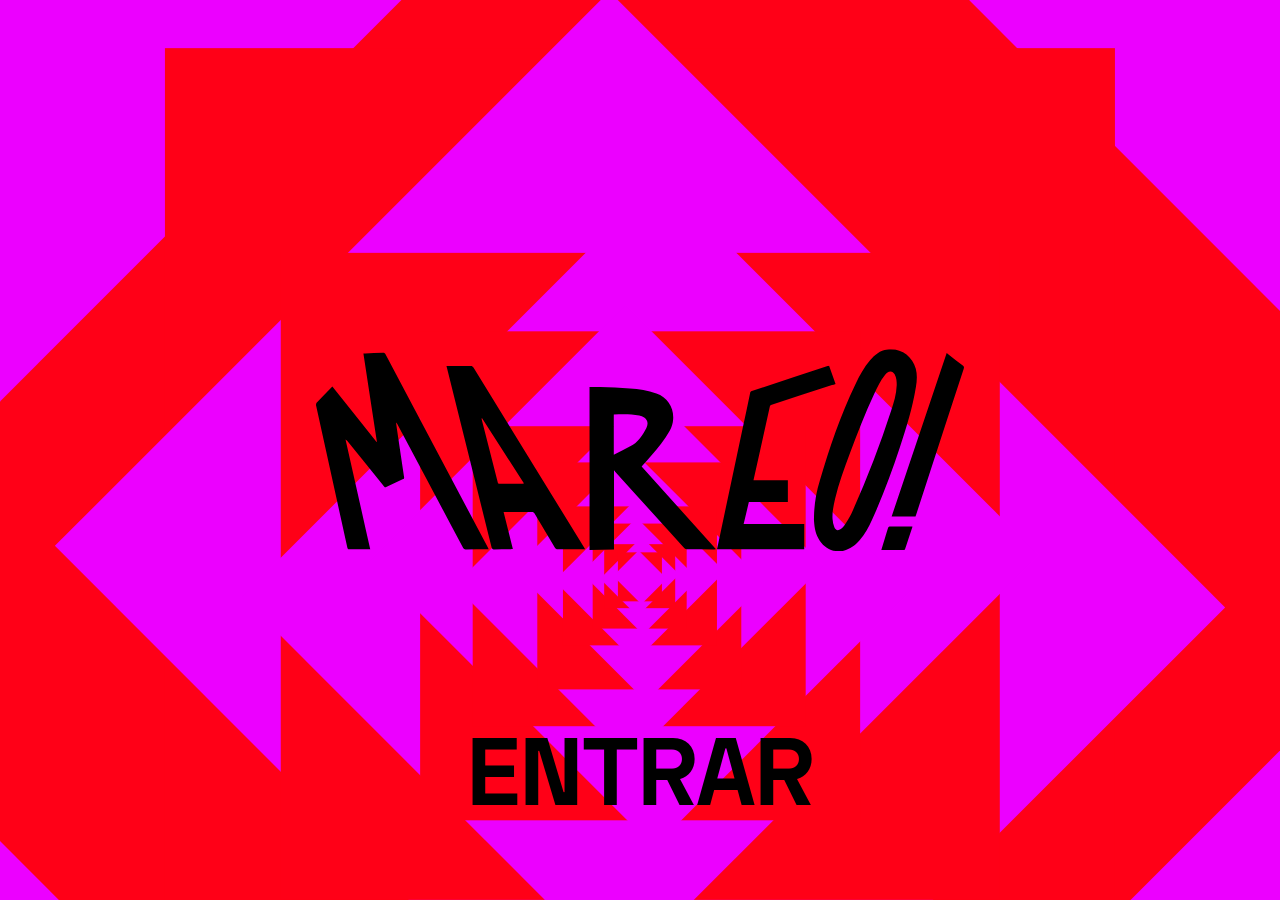
<file: index.html>
<!doctype html>
<html lang="es">
<head>
<meta charset="utf-8">
<meta name="viewport" content="width=device-width, initial-scale=1">
<title>Mareo! – Electropop Latin Trio</title>
<meta name="description" content="Mareo! Trío de electropop latino.">
<link rel="stylesheet" href="assets/style.css">
</head>
<body class="home">
  <div class="espiral" aria-hidden="true">
    <div class="caja a"><div class="caja b"><div class="caja a"><div class="caja b"><div class="caja a"><div class="caja b"><div class="caja a"><div class="caja b"><div class="caja a"><div class="caja b"><div class="caja a"><div class="caja b"><div class="caja a"><div class="caja b"><div class="caja a"><div class="caja b"><div class="caja a"><div class="caja b"><div class="caja a"></div></div></div></div></div></div></div></div></div></div></div></div></div></div></div></div></div></div></div>
  </div>
  <img class="logo" src="assets/logo.svg" alt="Mareo!">
  <a class="entrar" href="menu.html">ENTRAR</a>
</body>
</html>
</file>
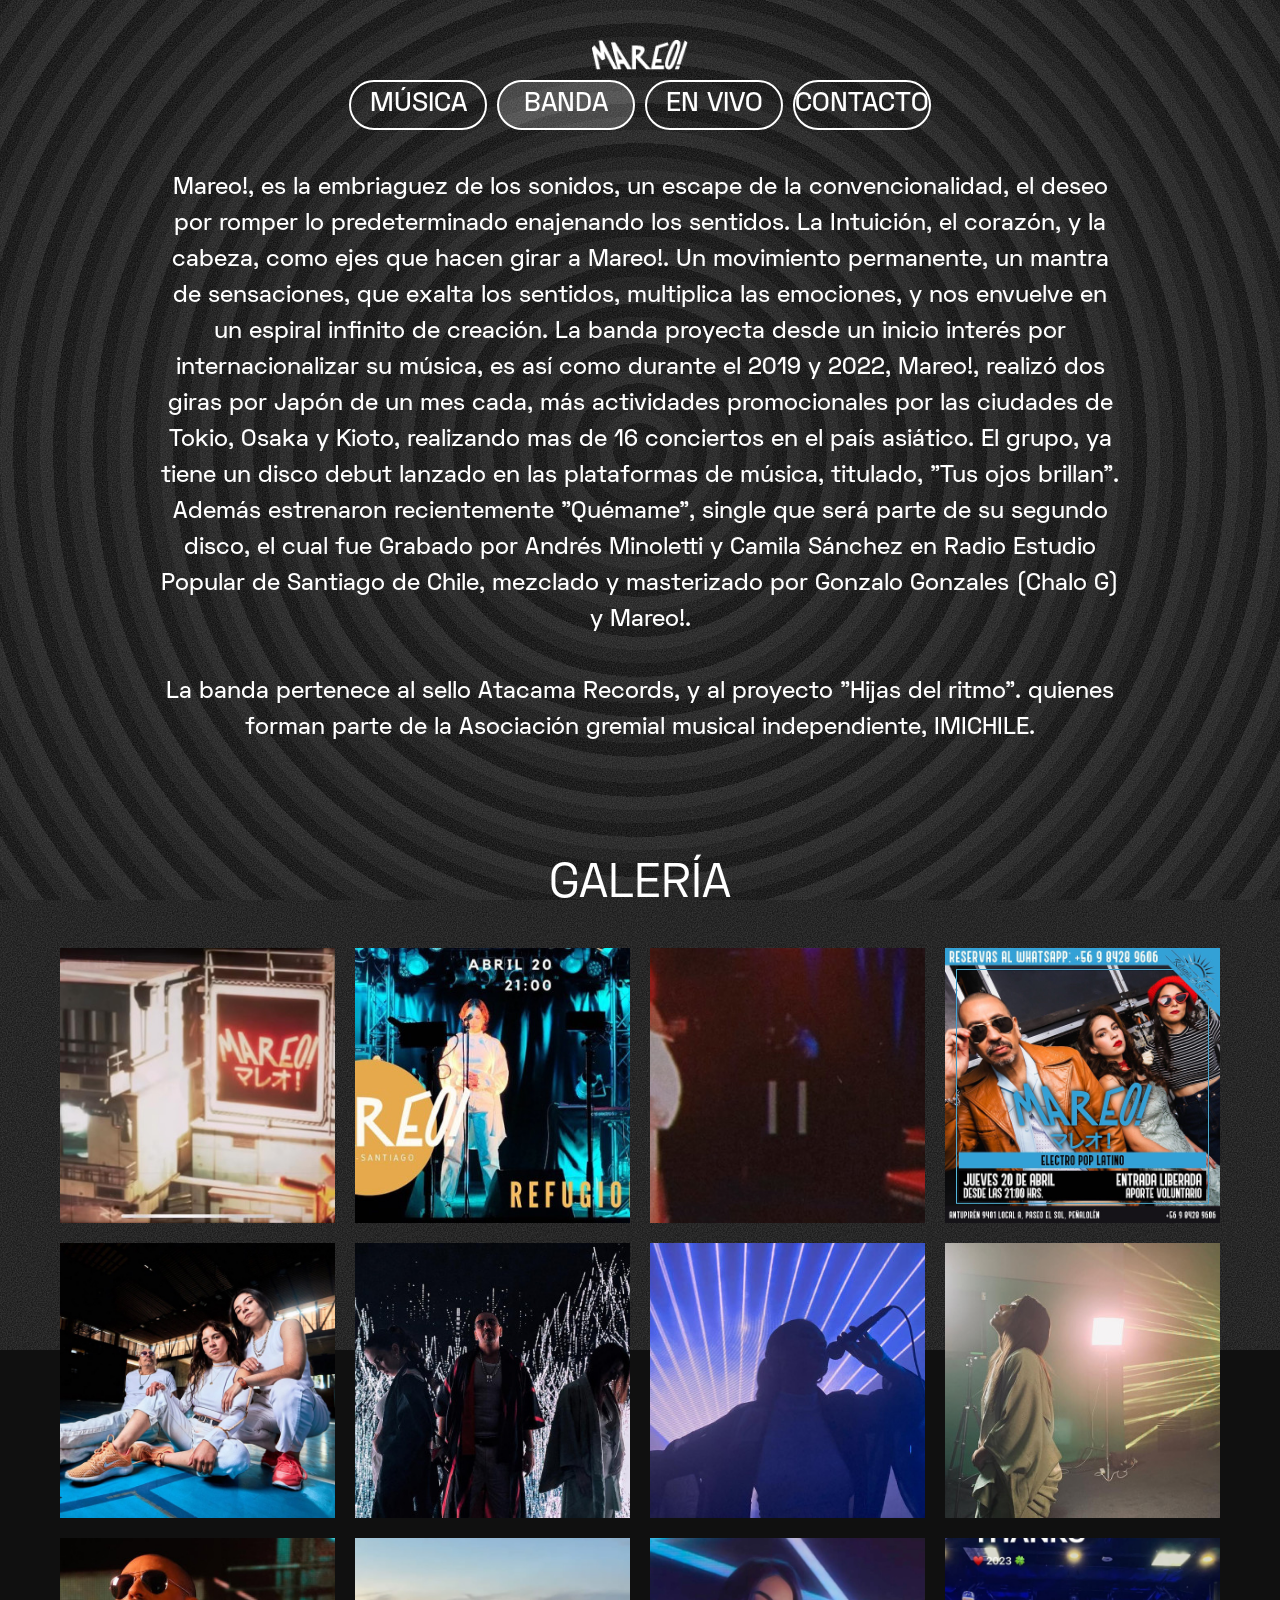
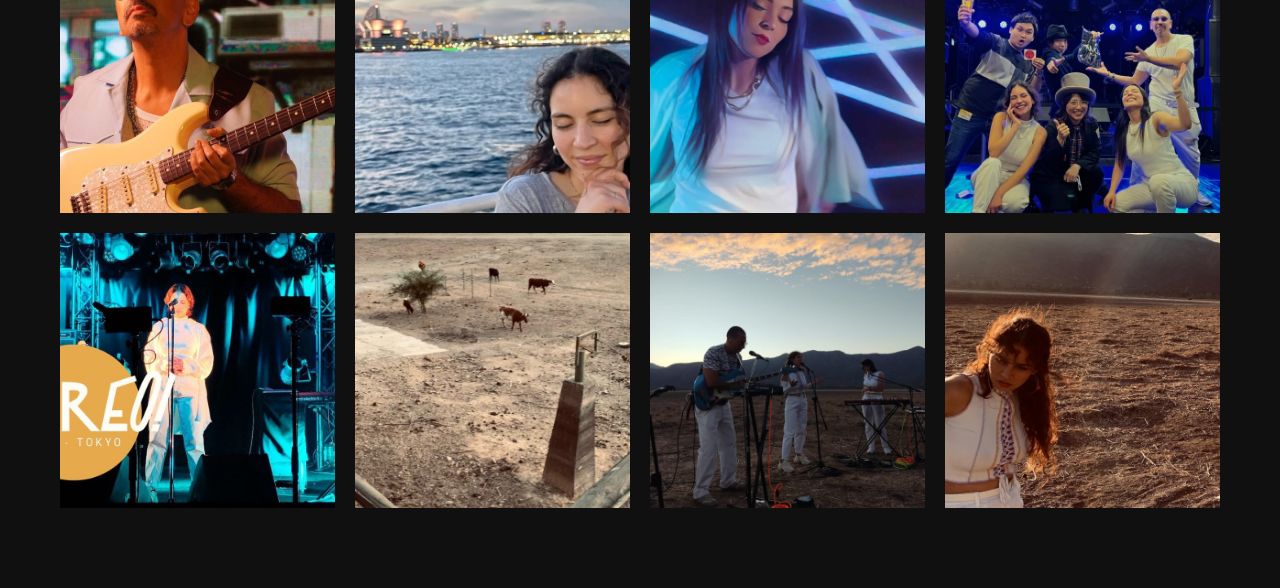
<file: banda.html>
<!doctype html>
<html lang="es">
<head>
<meta charset="utf-8">
<meta name="viewport" content="width=device-width, initial-scale=1">
<title>Banda – Mareo!</title>
<link rel="stylesheet" href="assets/style.css">
</head>
<body class="pagina banda">
  <div class="rueda" aria-hidden="true"></div>
  <div class="grano" aria-hidden="true"></div>

  <header class="topnav claro">
    <a class="marca" href="menu.html" aria-label="Ir al menú"><img src="assets/logo-nav-blanco.png" alt="Mareo!"></a>
    <nav aria-label="Principal">
      <ul>
        <li><a href="musica.html">Música</a></li>
        <li><a href="banda.html" aria-current="page">Banda</a></li>
        <li><a href="envivo.html">En vivo</a></li>
        <li><a href="#">Contacto</a></li>
      </ul>
    </nav>
  </header>

  <main>
    <section class="biografia">
      <p>Mareo!, es la embriaguez de los sonidos, un escape de la convencionalidad, el deseo por romper lo predeterminado enajenando los sentidos. La Intuición, el corazón, y la cabeza, como ejes que hacen girar a Mareo!. Un movimiento permanente, un mantra de sensaciones, que exalta los sentidos, multiplica las emociones, y nos envuelve en un espiral infinito de creación. La banda proyecta desde un inicio interés por internacionalizar su música, es así como durante el 2019 y 2022, Mareo!, realizó dos giras por Japón de un mes cada, más actividades promocionales por las ciudades de Tokio, Osaka y Kioto, realizando mas de 16 conciertos en el país asiático. El grupo, ya tiene un disco debut lanzado en las plataformas de música, titulado, "Tus ojos brillan". Además estrenaron recientemente "Quémame", single que será parte de su segundo disco, el cual fue Grabado por Andrés Minoletti y Camila Sánchez en Radio Estudio Popular de Santiago de Chile, mezclado y masterizado por Gonzalo Gonzales (Chalo G) y Mareo!.</p>
      <p>La banda pertenece al sello Atacama Records, y al proyecto "Hijas del ritmo". quienes forman parte de la Asociación gremial musical independiente, IMICHILE.</p>
    </section>

    <section class="galeria" aria-labelledby="titulo-galeria">
      <h2 id="titulo-galeria">Galería</h2>
      <ul>
        <li><button type="button" data-src="assets/galeria/foto-01.jpg"><img src="assets/galeria/foto-01.jpg" alt="Foto de Mareo! 1" loading="lazy"></button></li>
        <li><button type="button" data-src="assets/galeria/foto-02.jpg"><img src="assets/galeria/foto-02.jpg" alt="Foto de Mareo! 2" loading="lazy"></button></li>
        <li><button type="button" data-src="assets/galeria/foto-03.jpg"><img src="assets/galeria/foto-03.jpg" alt="Foto de Mareo! 3" loading="lazy"></button></li>
        <li><button type="button" data-src="assets/galeria/foto-04.jpg"><img src="assets/galeria/foto-04.jpg" alt="Foto de Mareo! 4" loading="lazy"></button></li>
        <li><button type="button" data-src="assets/galeria/foto-05.jpg"><img src="assets/galeria/foto-05.jpg" alt="Foto de Mareo! 5" loading="lazy"></button></li>
        <li><button type="button" data-src="assets/galeria/foto-06.jpg"><img src="assets/galeria/foto-06.jpg" alt="Foto de Mareo! 6" loading="lazy"></button></li>
        <li><button type="button" data-src="assets/galeria/foto-07.jpg"><img src="assets/galeria/foto-07.jpg" alt="Foto de Mareo! 7" loading="lazy"></button></li>
        <li><button type="button" data-src="assets/galeria/foto-08.jpg"><img src="assets/galeria/foto-08.jpg" alt="Foto de Mareo! 8" loading="lazy"></button></li>
        <li><button type="button" data-src="assets/galeria/foto-09.jpg"><img src="assets/galeria/foto-09.jpg" alt="Foto de Mareo! 9" loading="lazy"></button></li>
        <li><button type="button" data-src="assets/galeria/foto-10.jpg"><img src="assets/galeria/foto-10.jpg" alt="Foto de Mareo! 10" loading="lazy"></button></li>
        <li><button type="button" data-src="assets/galeria/foto-11.jpg"><img src="assets/galeria/foto-11.jpg" alt="Foto de Mareo! 11" loading="lazy"></button></li>
        <li><button type="button" data-src="assets/galeria/foto-12.jpg"><img src="assets/galeria/foto-12.jpg" alt="Foto de Mareo! 12" loading="lazy"></button></li>
        <li><button type="button" data-src="assets/galeria/foto-13.jpg"><img src="assets/galeria/foto-13.jpg" alt="Foto de Mareo! 13" loading="lazy"></button></li>
        <li><button type="button" data-src="assets/galeria/foto-14.jpg"><img src="assets/galeria/foto-14.jpg" alt="Foto de Mareo! 14" loading="lazy"></button></li>
        <li><button type="button" data-src="assets/galeria/foto-15.jpg"><img src="assets/galeria/foto-15.jpg" alt="Foto de Mareo! 15" loading="lazy"></button></li>
        <li><button type="button" data-src="assets/galeria/foto-16.jpg"><img src="assets/galeria/foto-16.jpg" alt="Foto de Mareo! 16" loading="lazy"></button></li>
      </ul>
    </section>
  </main>

  <dialog class="visor" aria-label="Foto ampliada">
    <img alt="">
    <form method="dialog"><button aria-label="Cerrar">&times;</button></form>
  </dialog>

  <script>
    (function () {
      var visor = document.querySelector('dialog.visor');
      var img = visor.querySelector('img');
      document.querySelectorAll('.galeria button').forEach(function (b) {
        b.addEventListener('click', function () {
          img.src = b.dataset.src;
          img.alt = b.querySelector('img').alt;
          visor.showModal();
        });
      });
      visor.addEventListener('click', function (e) { if (e.target === visor) visor.close(); });
    })();
  </script>
</body>
</html>
</file>
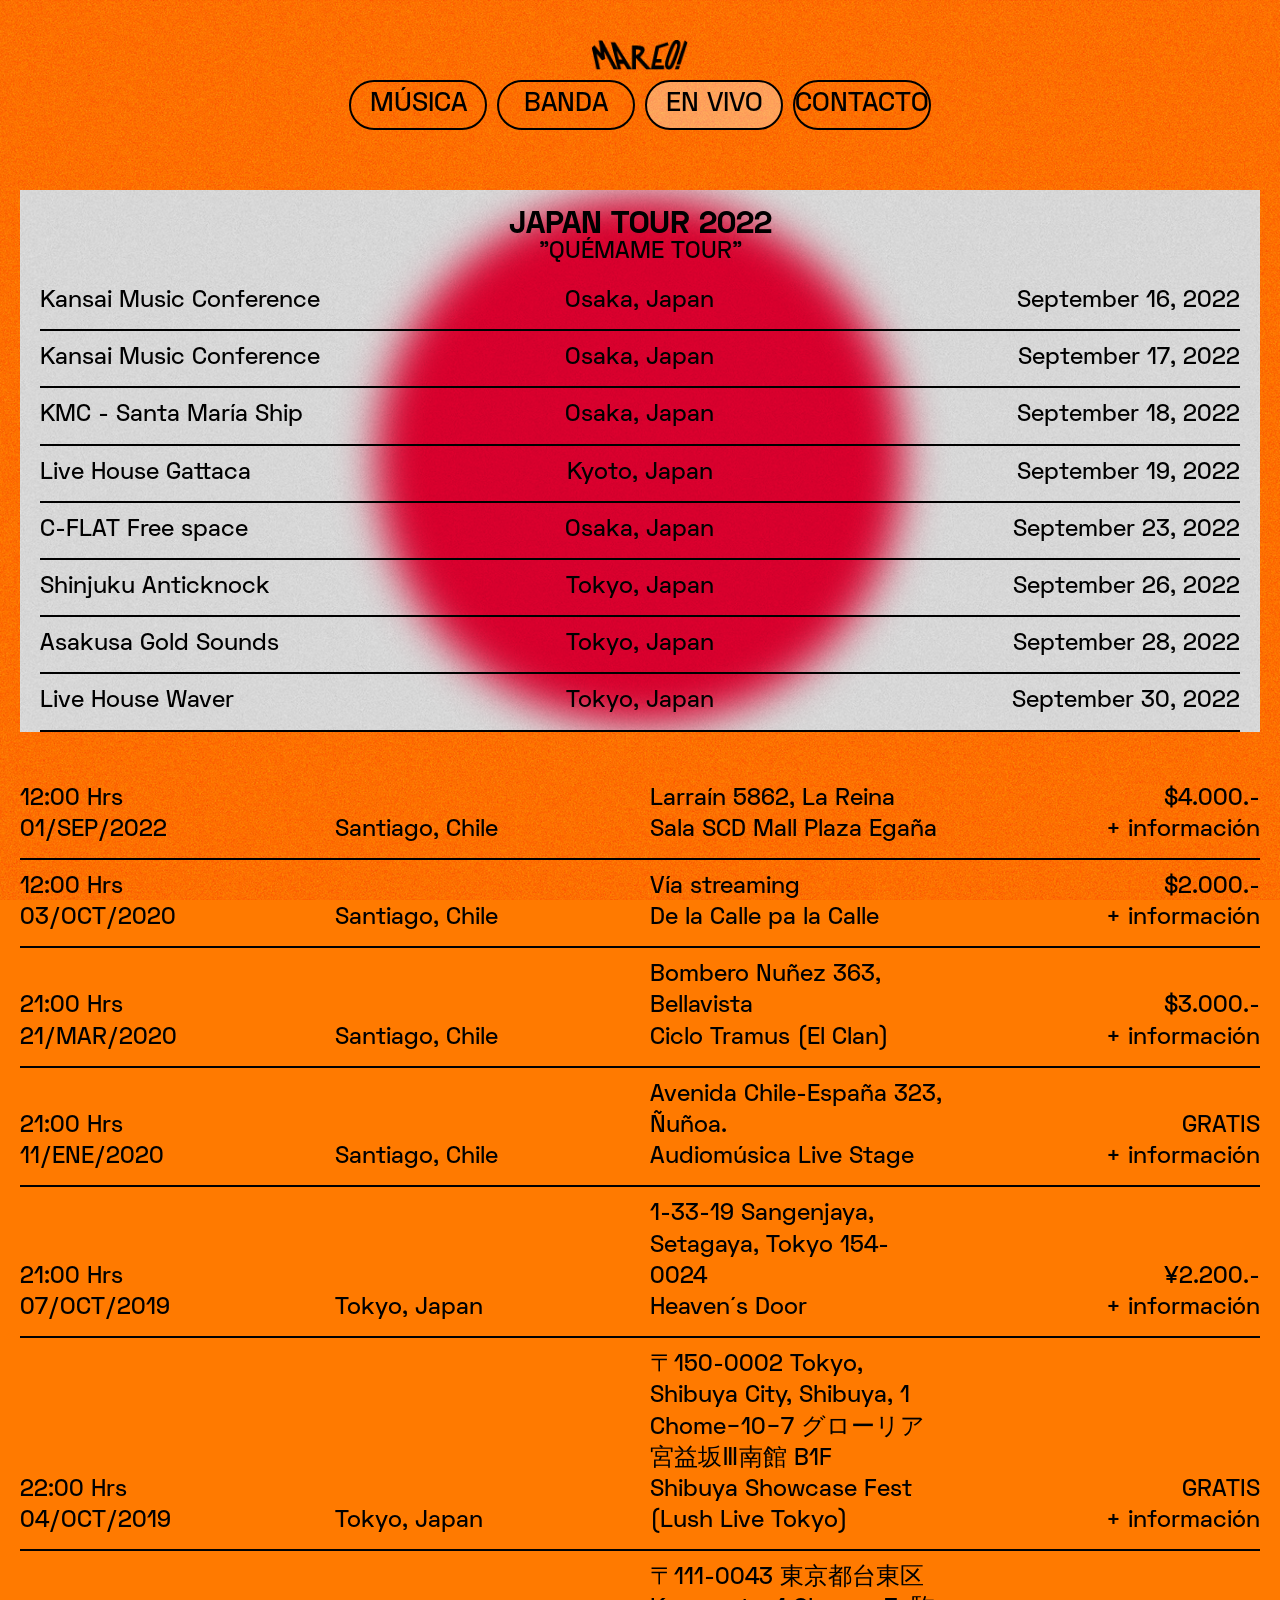
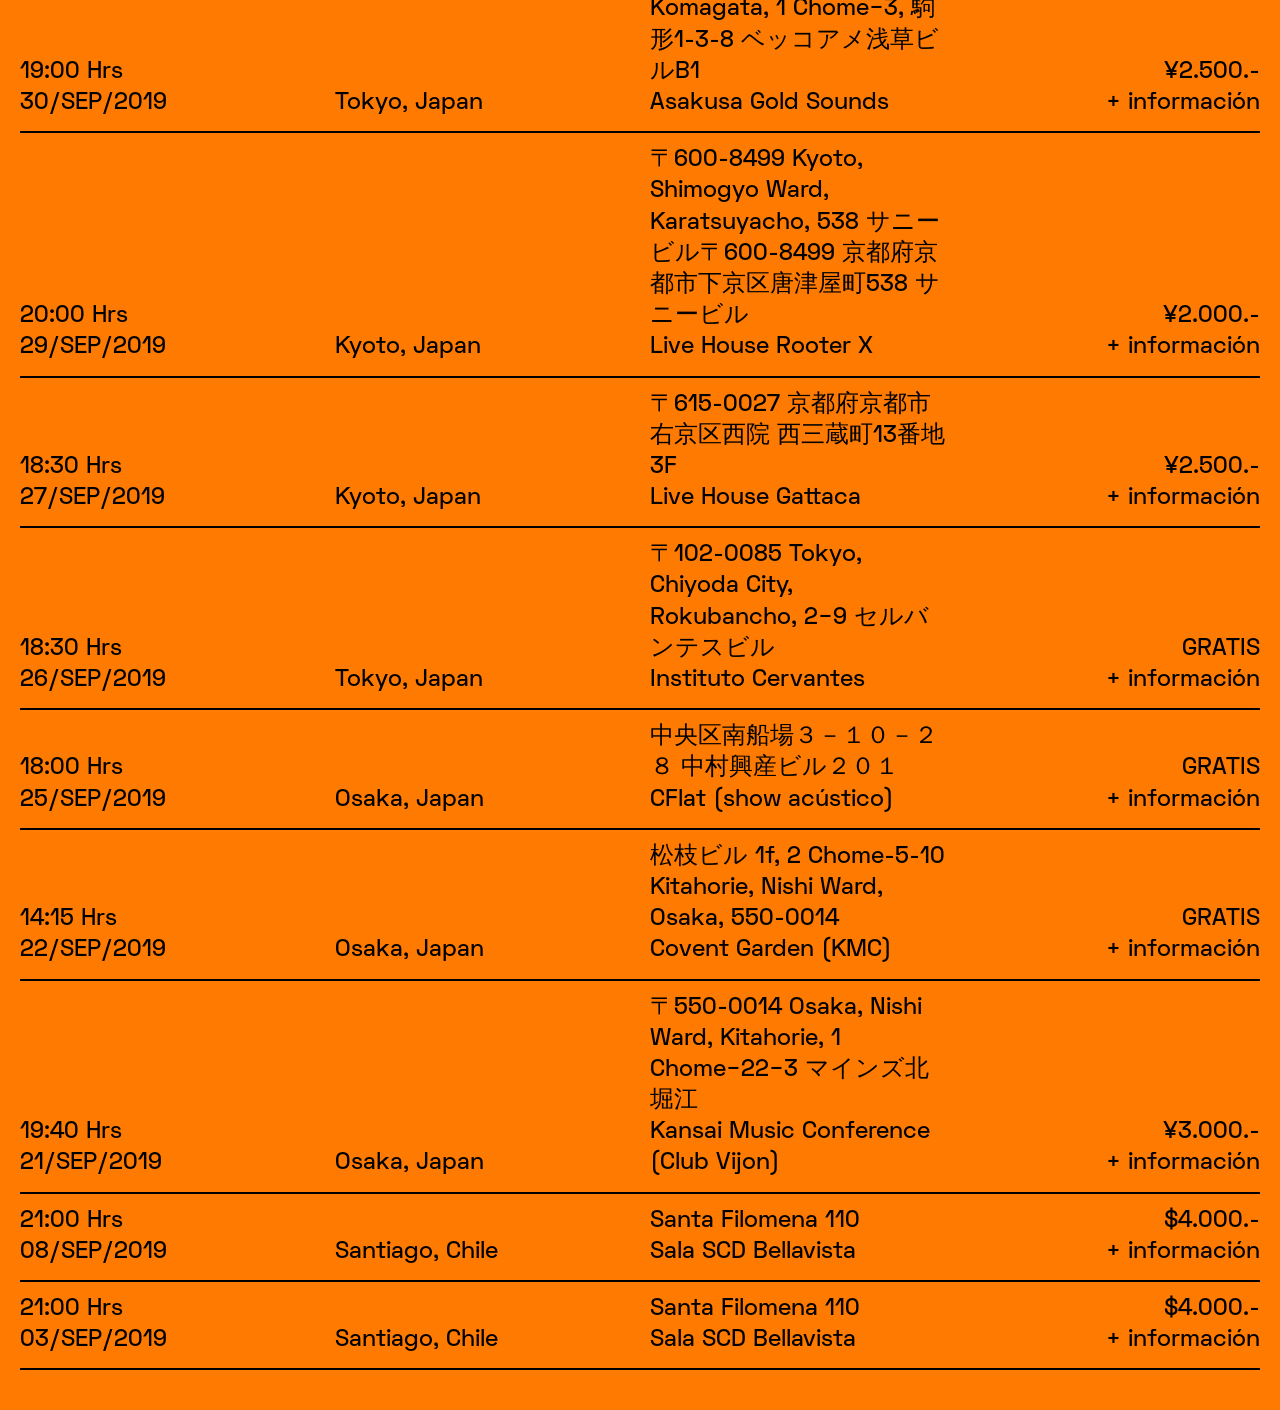
<file: envivo.html>
<!doctype html>
<html lang="es">
<head>
<meta charset="utf-8">
<meta name="viewport" content="width=device-width, initial-scale=1">
<title>En vivo – Mareo!</title>
<link rel="stylesheet" href="assets/style.css">
</head>
<body class="pagina envivo">
  <header class="topnav">
    <a class="marca" href="menu.html" aria-label="Ir al menú"><img src="assets/logo-nav.png" alt="Mareo!"></a>
    <nav aria-label="Principal">
      <ul>
        <li><a href="musica.html">Música</a></li>
        <li><a href="banda.html">Banda</a></li>
        <li><a href="envivo.html" aria-current="page">En vivo</a></li>
        <li><a href="#">Contacto</a></li>
      </ul>
    </nav>
  </header>

  <main class="agenda">
    <section class="gira" aria-labelledby="titulo-gira">
      <h1 id="titulo-gira">JAPAN TOUR 2022</h1>
      <p class="subtitulo">"QUÉMAME TOUR"</p>
      <ul class="fechas">
        <li><span class="lugar">Kansai Music Conference</span><span class="ciudad">Osaka, Japan</span><span class="fecha">September 16, 2022</span></li>
        <li><span class="lugar">Kansai Music Conference</span><span class="ciudad">Osaka, Japan</span><span class="fecha">September 17, 2022</span></li>
        <li><span class="lugar">KMC - Santa María Ship</span><span class="ciudad">Osaka, Japan</span><span class="fecha">September 18, 2022</span></li>
        <li><span class="lugar">Live House Gattaca</span><span class="ciudad">Kyoto, Japan</span><span class="fecha">September 19, 2022</span></li>
        <li><span class="lugar">C-FLAT Free space</span><span class="ciudad">Osaka, Japan</span><span class="fecha">September 23, 2022</span></li>
        <li><span class="lugar">Shinjuku Anticknock</span><span class="ciudad">Tokyo, Japan</span><span class="fecha">September 26, 2022</span></li>
        <li><span class="lugar">Asakusa Gold Sounds</span><span class="ciudad">Tokyo, Japan</span><span class="fecha">September 28, 2022</span></li>
        <li><span class="lugar">Live House Waver</span><span class="ciudad">Tokyo, Japan</span><span class="fecha">September 30, 2022</span></li>
      </ul>
    </section>

    <ul class="eventos">
      <li class="evento">
        <div class="cuando"><span>12:00 Hrs</span><span>01/SEP/2022</span></div>
        <div class="donde-ciudad">Santiago, Chile</div>
        <div class="donde"><span>Larraín 5862, La Reina</span><span>Sala SCD Mall Plaza Egaña</span></div>
        <div class="precio"><span>$4.000.-</span><span class="sin-enlace">+ información</span></div>
      </li>
      <li class="evento">
        <div class="cuando"><span>12:00 Hrs</span><span>03/OCT/2020</span></div>
        <div class="donde-ciudad">Santiago, Chile</div>
        <div class="donde"><span>Vía streaming</span><span>De la Calle pa la Calle</span></div>
        <div class="precio"><span>$2.000.-</span><a href="https://www.ecopass.cl" target="_blank" rel="noopener">+ información</a></div>
      </li>
      <li class="evento">
        <div class="cuando"><span>21:00 Hrs</span><span>21/MAR/2020</span></div>
        <div class="donde-ciudad">Santiago, Chile</div>
        <div class="donde"><span>Bombero Nuñez 363, Bellavista</span><span>Ciclo Tramus (El Clan)</span></div>
        <div class="precio"><span>$3.000.-</span><a href="https://www.songkick.com/es/concerts/39528916-mareo-at-el-clan" target="_blank" rel="noopener">+ información</a></div>
      </li>
      <li class="evento">
        <div class="cuando"><span>21:00 Hrs</span><span>11/ENE/2020</span></div>
        <div class="donde-ciudad">Santiago, Chile</div>
        <div class="donde"><span>Avenida Chile-España 323, Ñuñoa.</span><span>Audiomúsica Live Stage</span></div>
        <div class="precio"><span>GRATIS</span><a href="https://www.facebook.com/Mareomusica/photos/a.1532848116832765/2626425440808355/?type=3&amp;theater" target="_blank" rel="noopener">+ información</a></div>
      </li>
      <li class="evento">
        <div class="cuando"><span>21:00 Hrs</span><span>07/OCT/2019</span></div>
        <div class="donde-ciudad">Tokyo, Japan</div>
        <div class="donde"><span>1-33-19 Sangenjaya, Setagaya, Tokyo 154-0024</span><span>Heaven´s Door</span></div>
        <div class="precio"><span>¥2.200.-</span><a href="http://heavens-door-music.com/schedule/" target="_blank" rel="noopener">+ información</a></div>
      </li>
      <li class="evento">
        <div class="cuando"><span>22:00 Hrs</span><span>04/OCT/2019</span></div>
        <div class="donde-ciudad">Tokyo, Japan</div>
        <div class="donde"><span>〒150-0002 Tokyo, Shibuya City, Shibuya, 1 Chome−10−7 グローリア宮益坂Ⅲ南館 B1F</span><span>Shibuya Showcase Fest (Lush Live Tokyo)</span></div>
        <div class="precio"><span>GRATIS</span><a href="https://www.shibuyashowcasefest.com/events-we-managed?pgid=k1m33s0w-shibuya-showcase-fest_1" target="_blank" rel="noopener">+ información</a></div>
      </li>
      <li class="evento">
        <div class="cuando"><span>19:00 Hrs</span><span>30/SEP/2019</span></div>
        <div class="donde-ciudad">Tokyo, Japan</div>
        <div class="donde"><span>〒111-0043 東京都台東区Komagata, 1 Chome−3, 駒形1-3-8 ベッコアメ浅草ビルB1</span><span>Asakusa Gold Sounds</span></div>
        <div class="precio"><span>¥2.500.-</span><a href="http://asakusa-gold.com/2019/09/event8061/" target="_blank" rel="noopener">+ información</a></div>
      </li>
      <li class="evento">
        <div class="cuando"><span>20:00 Hrs</span><span>29/SEP/2019</span></div>
        <div class="donde-ciudad">Kyoto, Japan</div>
        <div class="donde"><span>〒600-8499 Kyoto, Shimogyo Ward, Karatsuyacho, 538 サニービル〒600-8499 京都府京都市下京区唐津屋町538 サニービル</span><span>Live House Rooter X</span></div>
        <div class="precio"><span>¥2.000.-</span><a href="http://rooterx2.com/index_pc.html" target="_blank" rel="noopener">+ información</a></div>
      </li>
      <li class="evento">
        <div class="cuando"><span>18:30 Hrs</span><span>27/SEP/2019</span></div>
        <div class="donde-ciudad">Kyoto, Japan</div>
        <div class="donde"><span>〒615-0027 京都府京都市右京区西院 西三蔵町13番地 3F</span><span>Live House Gattaca</span></div>
        <div class="precio"><span>¥2.500.-</span><a href="http://kyoto-gattaca.jp/" target="_blank" rel="noopener">+ información</a></div>
      </li>
      <li class="evento">
        <div class="cuando"><span>18:30 Hrs</span><span>26/SEP/2019</span></div>
        <div class="donde-ciudad">Tokyo, Japan</div>
        <div class="donde"><span>〒102-0085 Tokyo, Chiyoda City, Rokubancho, 2−9 セルバンテスビル</span><span>Instituto Cervantes</span></div>
        <div class="precio"><span>GRATIS</span><a href="https://cultura.cervantes.es/tokio/es/M%C3%BAsica-pop-chilena-a-dos-bandas/128012" target="_blank" rel="noopener">+ información</a></div>
      </li>
      <li class="evento">
        <div class="cuando"><span>18:00 Hrs</span><span>25/SEP/2019</span></div>
        <div class="donde-ciudad">Osaka, Japan</div>
        <div class="donde"><span>中央区南船場３－１０－２８ 中村興産ビル２０１</span><span>CFlat (show acústico)</span></div>
        <div class="precio"><span>GRATIS</span><a href="https://www.facebook.com/pg/freespacecflat/about/" target="_blank" rel="noopener">+ información</a></div>
      </li>
      <li class="evento">
        <div class="cuando"><span>14:15 Hrs</span><span>22/SEP/2019</span></div>
        <div class="donde-ciudad">Osaka, Japan</div>
        <div class="donde"><span>松枝ビル 1f, 2 Chome-5-10 Kitahorie, Nishi Ward, Osaka, 550-0014</span><span>Covent Garden (KMC)</span></div>
        <div class="precio"><span>GRATIS</span><a href="https://www.kansaimusicconference.com/" target="_blank" rel="noopener">+ información</a></div>
      </li>
      <li class="evento">
        <div class="cuando"><span>19:40 Hrs</span><span>21/SEP/2019</span></div>
        <div class="donde-ciudad">Osaka, Japan</div>
        <div class="donde"><span>〒550-0014 Osaka, Nishi Ward, Kitahorie, 1 Chome−22−3 マインズ北堀江</span><span>Kansai Music Conference (Club Vijon)</span></div>
        <div class="precio"><span>¥3.000.-</span><a href="https://www.songkick.com/es/festivals/2515454-kansai-music-conference/id/39105133-kansai-music-conference-2019" target="_blank" rel="noopener">+ información</a></div>
      </li>
      <li class="evento">
        <div class="cuando"><span>21:00 Hrs</span><span>08/SEP/2019</span></div>
        <div class="donde-ciudad">Santiago, Chile</div>
        <div class="donde"><span>Santa Filomena 110</span><span>Sala SCD Bellavista</span></div>
        <div class="precio"><span>$4.000.-</span><a href="https://www.salasscd.cl/www/evento/1667/1/MAREO%20Y%20SANTIAGO%20VALENCIA%20DESPEDIDA%20GIRA%20JAP%C3%93N" target="_blank" rel="noopener">+ información</a></div>
      </li>
      <li class="evento">
        <div class="cuando"><span>21:00 Hrs</span><span>03/SEP/2019</span></div>
        <div class="donde-ciudad">Santiago, Chile</div>
        <div class="donde"><span>Santa Filomena 110</span><span>Sala SCD Bellavista</span></div>
        <div class="precio"><span>$4.000.-</span><a href="https://www.salasscd.cl/www/evento/1667/1/MAREO%20Y%20SANTIAGO%20VALENCIA%20DESPEDIDA%20GIRA%20JAP%C3%93N" target="_blank" rel="noopener">+ información</a></div>
      </li>
    </ul>
  </main>
</body>
</html>
</file>
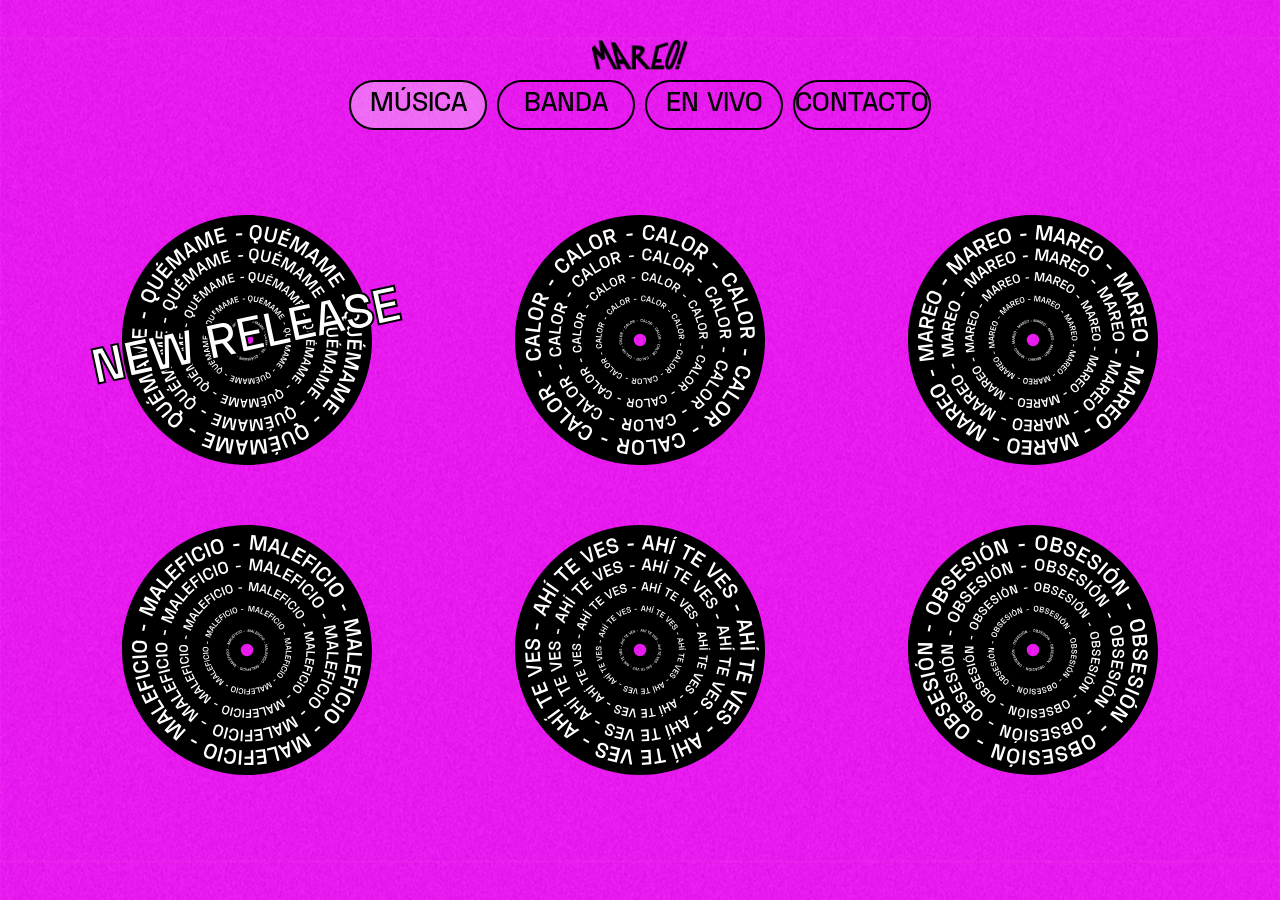
<file: musica.html>
<!doctype html>
<html lang="es">
<head>
<meta charset="utf-8">
<meta name="viewport" content="width=device-width, initial-scale=1">
<title>Música – Mareo!</title>
<link rel="stylesheet" href="assets/style.css">
</head>
<body class="pagina musica">
  <header class="topnav">
    <a class="marca" href="menu.html" aria-label="Ir al menú"><img src="assets/logo-nav.png" alt="Mareo!"></a>
    <nav aria-label="Principal">
      <ul>
        <li><a href="musica.html" aria-current="page">Música</a></li>
        <li><a href="banda.html">Banda</a></li>
        <li><a href="envivo.html">En vivo</a></li>
        <li><a href="#">Contacto</a></li>
      </ul>
    </nav>
  </header>

  <main class="discos">
    <div class="col-discos">
      <a class="disco" href="https://open.spotify.com/track/055qZwqAr7oVrNMufIsbCt?si=B6PYIP3mR4WPU942Jka2CQ" target="_blank" rel="noopener" aria-label="Quémame – nuevo lanzamiento en Spotify">
        <h1 class="nuevo">NEW RELEASE</h1>
        <img src="assets/discos/disco-12.svg" alt="Disco de Quémame">
      </a>
      <div class="disco"><img src="assets/discos/disco-9.svg" alt="Disco de Maleficio"></div>
    </div>
    <div class="col-discos">
      <div class="disco v8"><img src="assets/discos/disco-11.svg" alt="Disco de Calor"></div>
      <div class="disco v12"><img src="assets/discos/disco-8.svg" alt="Disco de Ahí te ves"></div>
    </div>
    <div class="col-discos">
      <div class="disco v8"><img src="assets/discos/disco-10.svg" alt="Disco de Mareo"></div>
      <div class="disco v11"><img src="assets/discos/disco-7.svg" alt="Disco de Obsesión"></div>
    </div>
  </main>
</body>
</html>
</file>
<file: assets/style.css>
@font-face {
  font-family: "Space Grotesk";
  font-weight: 400;
  font-display: swap;
  src: url("fonts/SpaceGrotesk-Regular-1.woff2") format("woff2"),
       url("fonts/SpaceGrotesk-Regular-1.woff") format("woff");
}
@font-face {
  font-family: "Space Grotesk";
  font-weight: 500;
  font-display: swap;
  src: url("fonts/SpaceGrotesk-Medium-1.woff2") format("woff2"),
       url("fonts/SpaceGrotesk-Medium-1.woff") format("woff");
}
@font-face {
  font-family: "Space Grotesk";
  font-weight: 700;
  font-display: swap;
  src: url("fonts/SpaceGrotesk-Bold-1.woff2") format("woff2"),
       url("fonts/SpaceGrotesk-Bold-1.woff") format("woff");
}

:root {
  --magenta: #EC00FF;
  --rojo: #FF0017;
  --negro: #000;
}

* { box-sizing: border-box; }

html, body { min-height: 100%; }
body.home { height: 100%; }

body {
  margin: 0;
  font-family: "Space Grotesk", system-ui, sans-serif;
}

body.home {
  background: var(--magenta);
  overflow: hidden;
}

/* ---- Portada: espiral animada ---- */
.espiral {
  position: fixed;
  inset: 0;
  display: grid;
  place-items: center;
  overflow: hidden;
}

.espiral > .caja {
  width: 100vw;
  height: 90vw;
  background: var(--rojo);
  display: flex;
  justify-content: center;
  align-items: center;
  transform: rotate(-45deg);
  animation: espiral 5s ease-in-out -1s alternate infinite;
}

.caja > .caja {
  width: 82.5%;
  height: 82.5%;
  animation: inherit;
  display: inherit;
  justify-content: inherit;
  align-items: inherit;
  transform: inherit;
}

.caja.a { background: var(--magenta); }
.caja.b { background: var(--rojo); }
.espiral > .caja { background: var(--rojo); }

@keyframes espiral {
  from { transform: rotate(-45deg); }
  to   { transform: rotate(45deg); }
}

@media (max-width: 767px) {
  .espiral > .caja { width: 200vw; height: 100vh; }
}

/* ---- Logo y botón de entrada ---- */
.logo {
  position: fixed;
  top: 50%;
  left: 50%;
  transform: translate(-50%, -50%);
  width: min(648px, 80vw);
  height: auto;
  z-index: 99;
}

.entrar {
  position: fixed;
  bottom: 60px;
  left: 50%;
  transform: translateX(-50%);
  z-index: 99;
  color: var(--negro);
  text-decoration: none;
  font-weight: 700;
  font-size: 6rem;
  line-height: 1.2;
  transition: transform .3s ease;
}
.entrar:hover, .entrar:focus-visible {
  transform: translateX(-50%) scale(1.08) rotate(-3deg);
}

@media (max-width: 1024px) { .entrar { bottom: 100px; } }
@media (max-width: 767px) {
  .entrar { font-size: 4rem; }
}

@media (prefers-reduced-motion: reduce) {
  .espiral > .caja, .caja > .caja { animation: none; }
  .entrar { transition: none; }
}

/* ================= Página: Menú ================= */
body.menu {
  min-height: 100vh;
  background: #1d3cff url("fondo-azul.jpg") center / contain repeat;
  cursor: url("asterisco-2.png") 12 12, auto;
  overflow: hidden;
  --tile: calc(45vh * 1481 / 461); /* ancho de una repetición del logo */
}

/* Tres filas de logos que se desplazan: arriba →, centro ←, abajo → */
.filas {
  position: fixed;
  inset: 0;
  display: flex;
  flex-direction: column;
  justify-content: space-between;
  overflow: hidden;
  pointer-events: none;
}
.fila {
  height: 45vh;
  width: 100%;
  flex: none;
  opacity: .7;
  background: url("logo-menu.svg") 0 0 / auto 100% repeat-x;
  animation: desplazar 80s linear infinite;
}
.fila.inversa { animation-direction: reverse; }

@keyframes desplazar {
  from { background-position-x: 0; }
  to   { background-position-x: var(--tile); }
}

.menu-nav {
  position: relative;
  z-index: 2;
  min-height: 100vh;
  display: flex;
  align-items: center;
  justify-content: center;
}
.menu-nav ul {
  list-style: none;
  margin: 0;
  padding: 0 20px;
  width: min(1140px, 100%);
  display: grid;
  grid-template-columns: repeat(4, 1fr);
  gap: 20px;
}
.menu-nav a {
  display: block;
  padding: 100px 0;
  text-align: center;
  text-decoration: none;
  text-transform: uppercase;
  font-weight: 500;
  font-size: 2.5rem;
  color: #000;
  border: 3px solid #000;
  border-radius: 156px;
  transition: transform .3s ease, color .3s ease, border-color .3s ease, box-shadow .3s ease;
}
.menu-nav a:hover, .menu-nav a:focus-visible {
  color: #fff;
  border-color: #fff;
  box-shadow: 0 0 50px 15px rgba(255, 255, 255, .5);
  transform: translateY(-20px);
  cursor: url("asterisco-1.png") 12 12, auto;
}

@media (max-width: 1024px) {
  .menu-nav a { font-size: 2rem; }
  .menu-nav a:hover, .menu-nav a:focus-visible { transform: translateY(-10px); }
}
@media (max-width: 767px) {
  body.menu { overflow: auto; }
  .menu-nav ul { grid-template-columns: 1fr; padding: 0 30px; gap: 16px; }
  .menu-nav a { padding: 20px 0; }
}

@media (prefers-reduced-motion: reduce) {
  .fila { animation: none; }
  .menu-nav a { transition: none; }
}

/* ================= Navegación superior (páginas internas) ================= */
.topnav {
  position: relative;
  z-index: 99;
  width: min(1000px, 100%);
  margin: 0 auto;
  padding: 0 20px;
  display: grid;
  justify-items: center;
  gap: 10px;
}
.topnav .marca img { display: block; height: 30px; width: auto; }
.topnav ul {
  list-style: none;
  margin: 0;
  padding: 0;
  width: 100%;
  display: grid;
  grid-template-columns: repeat(4, 1fr);
  gap: 10px;
}
.topnav li a {
  display: block;
  padding: 10px 0;
  text-align: center;
  text-decoration: none;
  text-transform: uppercase;
  font-weight: 500;
  font-size: 1.7rem;
  color: #000;
  border: 2px solid #000;
  border-radius: 156px;
  transition: transform .3s ease, color .3s ease, border-color .3s ease, box-shadow .3s ease;
}
.topnav li a:hover, .topnav li a:focus-visible {
  color: #fff;
  border-color: #fff;
  box-shadow: 0 0 50px 15px rgba(255, 255, 255, .5);
  transform: translateY(-5px);
}
.topnav li a[aria-current="page"] { background: rgba(255, 255, 255, .35); }

@media (max-width: 767px) {
  .topnav li a { font-size: 1rem; }
}

/* ================= Página: Música ================= */
body.pagina {
  min-height: 100vh;
  padding: 40px 0;
  display: flex;
  flex-direction: column;
}
/* El contenido principal se centra en el espacio entre el menú y el final de la página */
body.pagina > main { flex: 1; display: grid; align-content: center; }
body.musica {
  background: #ff2fb0 url("fondo-fucsia.jpg") center / contain repeat;
  cursor: url("asterisco-2.png") 12 12, auto;
}
body.musica a:hover { cursor: url("estrella-verde.png") 12 12, auto; }

.discos {
  width: min(1200px, 100%);
  margin: 0 auto;
  padding: 40px 20px;
  display: grid;
  grid-template-columns: repeat(3, 1fr);
  gap: 60px 20px;
  justify-items: center;
}
.disco { position: relative; display: block; width: 250px; max-width: 100%; }
.disco img {
  display: block;
  width: 250px;
  height: 250px;
  max-width: 100%;
  object-fit: contain;
  animation: girar 10s linear infinite;
  transition: scale .3s ease;
}
.disco:hover img, .disco:focus-visible img { scale: 1.1; }
.disco.v8 img { animation-duration: 8s; }
.disco.v11 img { animation-duration: 11s; }
.disco.v12 img { animation-duration: 12s; }

/* Columnas: cada una apila dos discos como en el original */
.col-discos { display: grid; gap: 60px; justify-items: center; align-content: start; }

.nuevo {
  position: absolute;
  top: 50%;
  left: 50%;
  z-index: 2;
  margin: 0;
  white-space: nowrap;
  text-align: center;
  color: #fff;
  font-weight: 700;
  font-size: 3.1rem;
  line-height: 1.1;
  -webkit-text-stroke: 2px #000;
  transform: translate(-50%, -50%) rotate(-12deg);
  pointer-events: none;
}

@keyframes girar {
  from { transform: rotate(0deg); }
  to   { transform: rotate(359deg); }
}

@media (max-width: 767px) {
  body.pagina { padding: 20px 0; }
  .discos { grid-template-columns: repeat(2, 1fr); gap: 30px 10px; padding: 30px 10px; }
  .col-discos { gap: 30px; }
  .disco, .disco img { width: min(250px, 42vw); height: auto; aspect-ratio: 1; }
  .nuevo { font-size: 1.6rem; }
}

@media (prefers-reduced-motion: reduce) {
  .disco img { animation: none; }
  .topnav li a, .disco img { transition: none; }
}

/* Variante clara de la navegación (fondos oscuros) */
.topnav.claro li a { color: #fff; border-color: #fff; }
.topnav.claro li a[aria-current="page"] { background: rgba(255, 255, 255, .2); }

/* ================= Página: Banda ================= */
body.banda {
  background: #101010;
  color: #fff;
  cursor: url("asterisco-2.png") 12 12, auto;
  overflow-x: hidden;
}
body.banda a:hover { cursor: url("estrella-verde.png") 12 12, auto; }

/* Rueda de círculos concéntricos que se aleja con zoom */
.rueda {
  position: fixed;
  inset: 0;
  z-index: -2;
  background: repeating-radial-gradient(circle, #272727 0 13.4px, #101010 13.4px 26.8px, #3E3E3E 26.8px 40px);
  filter: brightness(.4);
  animation: zoom-rueda 30s ease infinite alternate;
}
@keyframes zoom-rueda {
  from { transform: scale(5); }
  to   { transform: scale(1); }
}

/* Grano de película */
.grano {
  position: fixed;
  top: -50%; left: -50%; right: -50%; bottom: -50%;
  z-index: -1;
  pointer-events: none;
  opacity: .9;
  background-image: url("data:image/svg+xml;utf8,<svg xmlns='http://www.w3.org/2000/svg' width='300' height='300'><filter id='n'><feTurbulence type='fractalNoise' baseFrequency='.8' numOctaves='2' stitchTiles='stitch'/><feColorMatrix values='0 0 0 0 1 0 0 0 0 1 0 0 0 0 1 0 0 0 .22 0'/></filter><rect width='100%' height='100%' filter='url(%23n)'/></svg>");
  animation: grano 1.2s steps(1) infinite;
}
@keyframes grano {
  0%   { transform: translate(0, 0); }
  10%  { transform: translate(-5%, -5%); }
  20%  { transform: translate(-10%, 5%); }
  30%  { transform: translate(5%, -10%); }
  40%  { transform: translate(-5%, 15%); }
  50%  { transform: translate(-10%, 5%); }
  60%  { transform: translate(15%, 0); }
  70%  { transform: translate(0, 10%); }
  80%  { transform: translate(-15%, 0); }
  90%  { transform: translate(10%, 5%); }
  100% { transform: translate(5%, 0); }
}

.biografia {
  width: min(1000px, 100%);
  margin: 0 auto;
  padding: 40px 20px 60px;
}
.biografia p {
  margin: 0 0 1.5em;
  text-align: center;
  font-weight: 500;
  font-size: 1.5rem;
  line-height: 1.5;
}

.galeria { width: min(1200px, 100%); margin: 0 auto; padding: 20px 20px 40px; }
.galeria h2 {
  margin: 0 0 40px;
  text-align: center;
  font-weight: 400;
  font-size: 3rem;
  text-transform: uppercase;
}
.galeria ul {
  list-style: none;
  margin: 0;
  padding: 0;
  display: grid;
  grid-template-columns: repeat(4, 1fr);
  gap: 20px;
}
.galeria button {
  display: block;
  width: 100%;
  padding: 0;
  border: 0;
  background: none;
  cursor: inherit;
}
.galeria img {
  display: block;
  width: 100%;
  aspect-ratio: 1;
  object-fit: cover;
  transition: transform .3s ease;
}
.galeria button:hover img, .galeria button:focus-visible img { transform: scale(1.04); }

dialog.visor {
  max-width: 92vw;
  max-height: 92vh;
  padding: 0;
  border: 0;
  background: transparent;
}
dialog.visor::backdrop { background: rgba(0, 0, 0, .85); }
dialog.visor img { display: block; max-width: 92vw; max-height: 88vh; margin: auto; }
dialog.visor form { position: absolute; top: 8px; right: 8px; }
dialog.visor button {
  font: inherit; font-size: 1.5rem; line-height: 1;
  width: 2.5rem; height: 2.5rem; border-radius: 50%;
  border: 2px solid #fff; background: rgba(0, 0, 0, .6); color: #fff;
}

@media (max-width: 1024px) {
  .galeria ul { grid-template-columns: repeat(3, 1fr); gap: 10px; }
}
@media (max-width: 767px) {
  .biografia p { font-size: 1.15rem; }
  .galeria h2 { font-size: 2rem; }
  .galeria ul { grid-template-columns: repeat(2, 1fr); }
}
@media (prefers-reduced-motion: reduce) {
  .rueda, .grano { animation: none; }
  .rueda { transform: none; }
  .galeria img { transition: none; }
}

/* ================= Página: En vivo ================= */
body.envivo {
  background: #ff7a00 url("fondo-naranja.jpg") center / cover fixed;
  color: #000;
  cursor: url("asterisco-2.png") 12 12, auto;
}
body.envivo a:hover { cursor: url("estrella-verde.png") 12 12, auto; }

.agenda { width: min(1370px, 100%); margin: 0 auto; padding: 60px 20px 0; }
.agenda ul { list-style: none; margin: 0; padding: 0; }
.agenda span { display: block; }

/* Gira de Japón */
.gira {
  position: relative;
  overflow: hidden;
  isolation: isolate;
  padding: 20px 20px 0;
  margin-bottom: 40px;
  background: url("fondo-gris.jpg") center / cover;
}
.gira::before {
  content: "";
  position: absolute;
  inset: -40px;
  z-index: -1;
  background: url("bandera-japon.png") center / cover no-repeat;
  mix-blend-mode: multiply;
  filter: brightness(143%) saturate(135%) blur(20px);
}
.gira h1 { margin: 0; text-align: center; font-weight: 700; font-size: 2rem; }
.gira .subtitulo { margin: 0 0 10px; text-align: center; font-weight: 500; font-size: 1.5rem; }

.fechas li, .eventos li {
  display: grid;
  gap: 20px;
  align-items: end;
  padding: 12px 0;
  border-bottom: 2px solid #000;
  font-weight: 500;
  font-size: 1.5rem;
  line-height: 1.3;
}
.fechas li { grid-template-columns: repeat(3, 1fr); }
.fechas .ciudad { text-align: center; }
.fechas .fecha { text-align: right; }

/* Conciertos anteriores */
.eventos li { grid-template-columns: repeat(4, 1fr); }
.eventos .precio { text-align: right; }
.eventos .precio a, .eventos .precio .sin-enlace { color: #000; text-decoration: none; }
.eventos .precio a:hover, .eventos .precio a:focus-visible { color: #fff; }

@media (max-width: 1024px) {
  .fechas li, .eventos li { font-size: 1.15rem; }
}
@media (max-width: 767px) {
  .agenda { padding-top: 30px; }
  .fechas li { grid-template-columns: 1fr; gap: 2px; padding: 10px 0; }
  .fechas .ciudad, .fechas .fecha { text-align: left; }
  .eventos li { grid-template-columns: 1fr 1fr; gap: 8px 16px; font-size: 1rem; }
  .eventos .precio { text-align: left; }
  .gira h1 { font-size: 1.5rem; }
  .gira .subtitulo { font-size: 1.15rem; }
}
</file>
